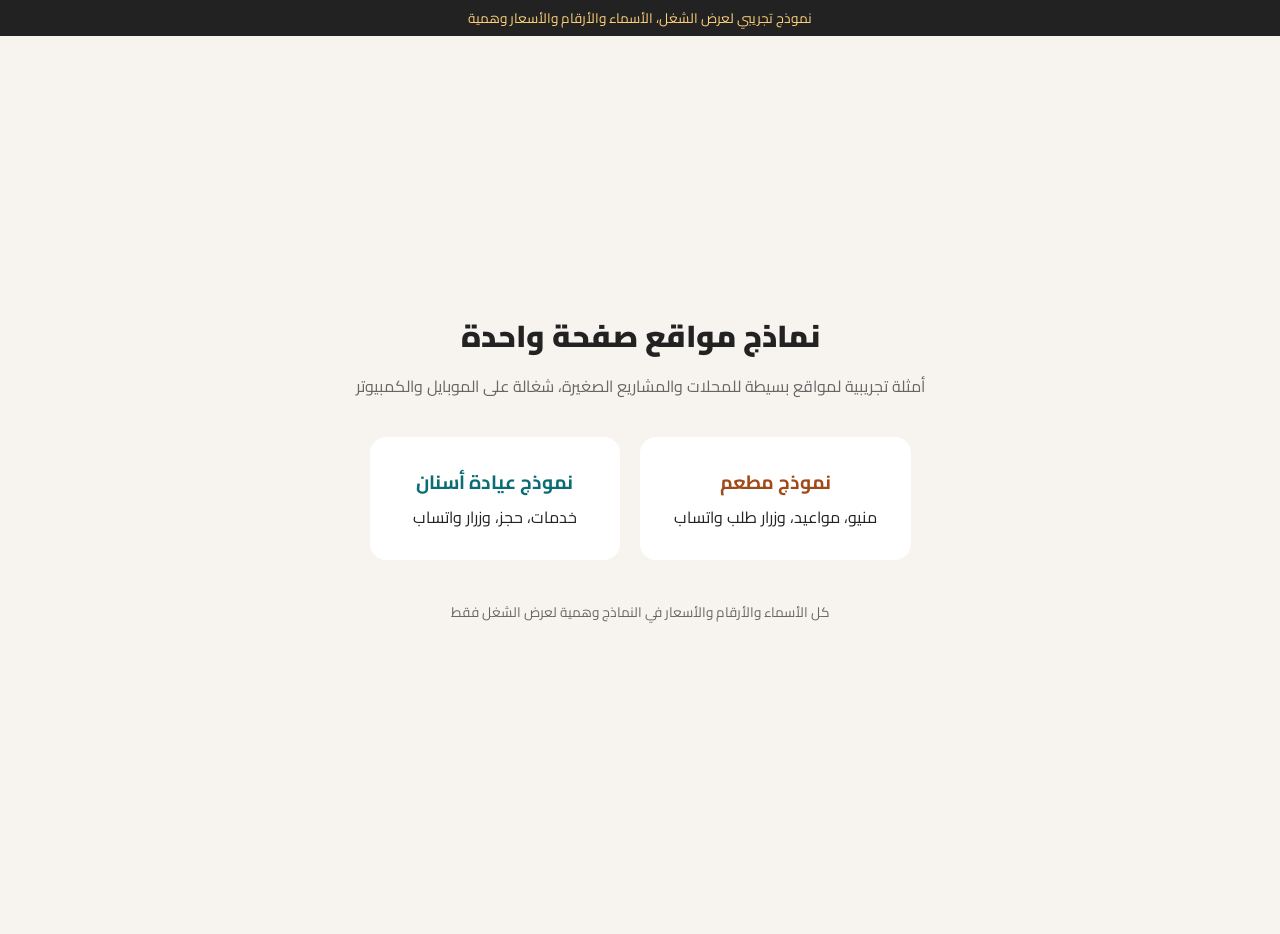
<file: index.html>
<!DOCTYPE html>
<html lang="ar" dir="rtl">
<head>
<meta charset="UTF-8">
<meta name="viewport" content="width=device-width, initial-scale=1.0">
<title>نماذج مواقع صفحة واحدة | Ahmed Thabet</title>
<meta name="description" content="أمثلة تجريبية لمواقع صفحة واحدة بالعربي للمحلات والمشاريع الصغيرة">
<meta name="theme-color" content="#f7f4ef">
<link rel="preconnect" href="https://fonts.googleapis.com">
<link rel="preconnect" href="https://fonts.gstatic.com" crossorigin>
<link href="https://fonts.googleapis.com/css2?family=Cairo:wght@400;600;700;900&display=swap" rel="stylesheet">
  <script type="module" crossorigin src="./assets/index-BbagNELb.js"></script>
  <link rel="modulepreload" crossorigin href="./assets/DemoBar-sVMY304c.js">
  <link rel="stylesheet" crossorigin href="./assets/DemoBar-BneP1E6_.css">
</head>
<body>
<div id="root"></div>
<noscript>الصفحة دي محتاجة جافاسكريبت عشان تشتغل.</noscript>
</body>
</html>
</file>
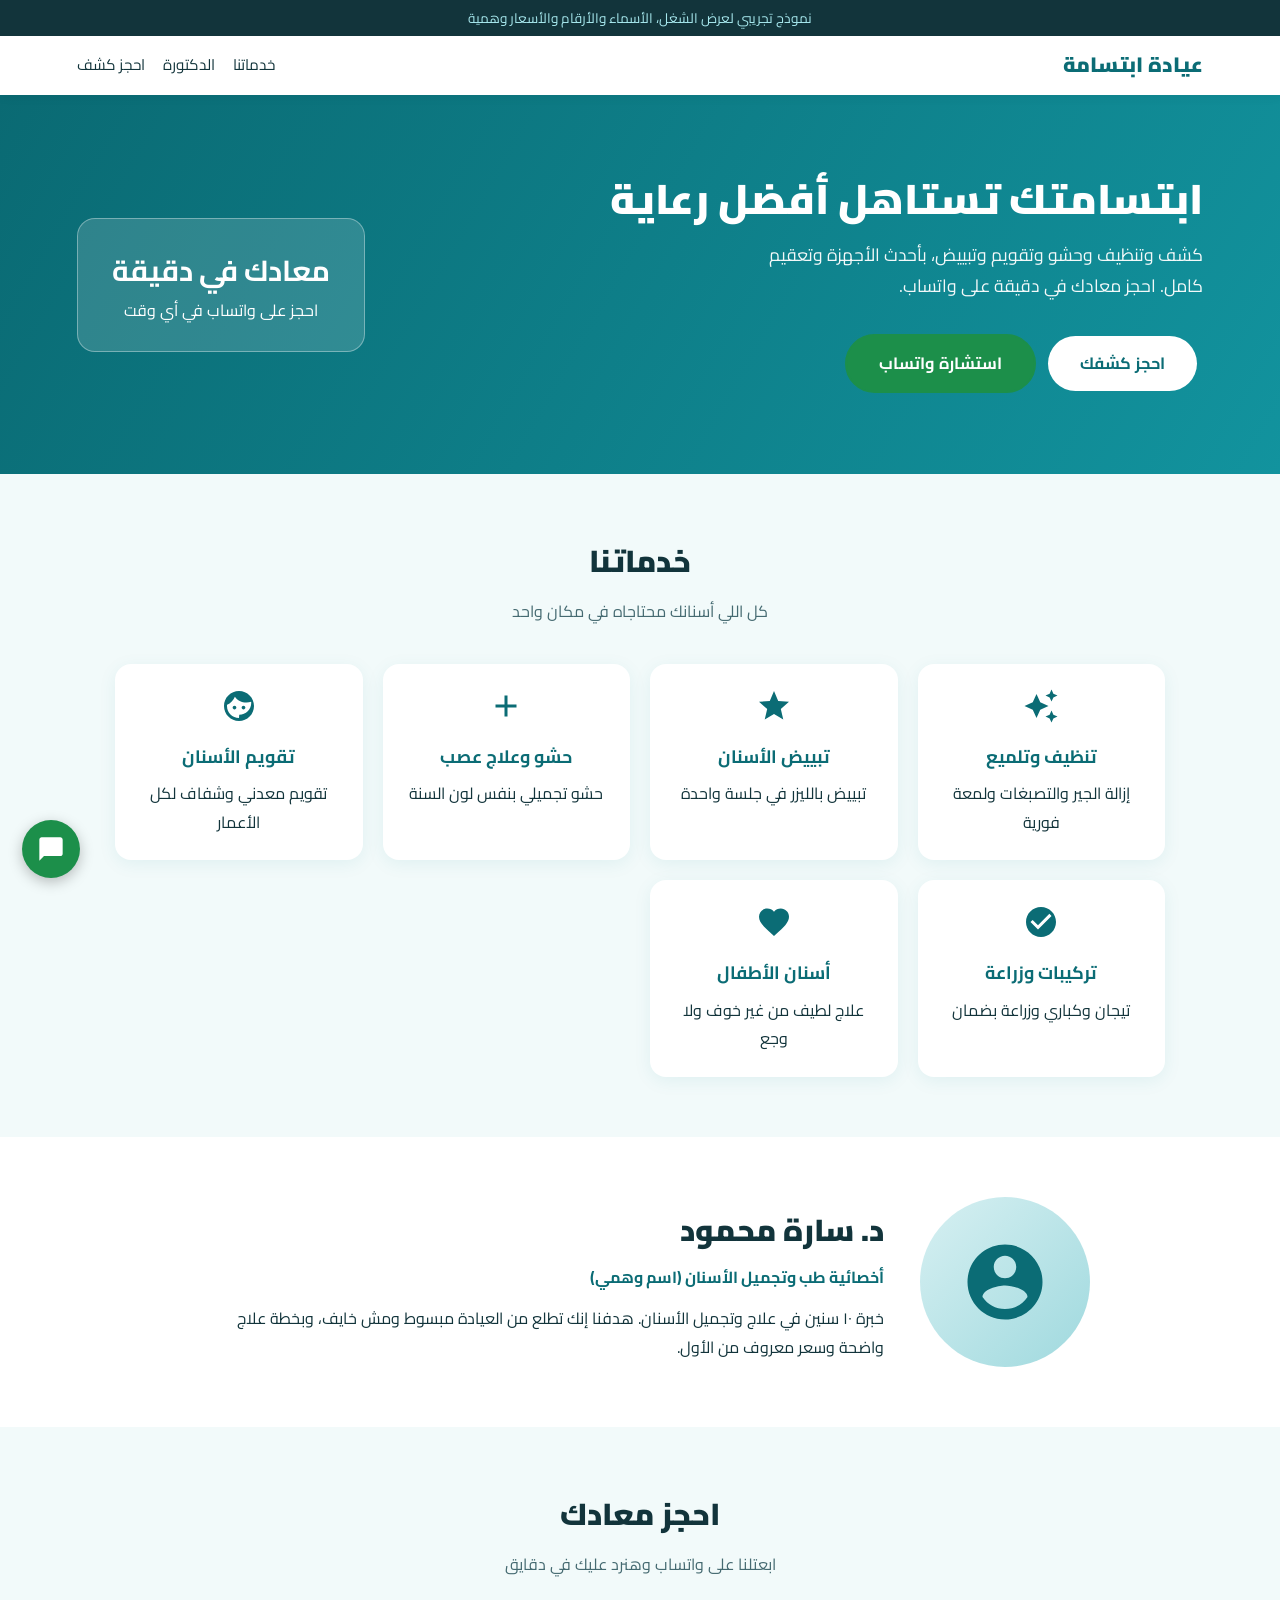
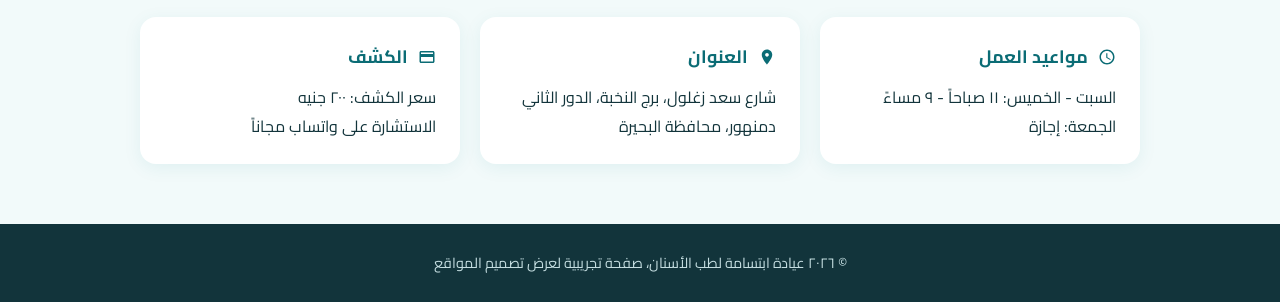
<file: eyada.html>
<!DOCTYPE html>
<html lang="ar" dir="rtl">
<head>
<meta charset="UTF-8">
<meta name="viewport" content="width=device-width, initial-scale=1.0">
<title>عيادة ابتسامة | طب وتجميل الأسنان (نموذج تجريبي)</title>
<meta name="description" content="نموذج تجريبي لصفحة عيادة أسنان بالعربي: خدمات وحجز واتساب">
<meta name="theme-color" content="#0e7c86">
<link rel="preconnect" href="https://fonts.googleapis.com">
<link rel="preconnect" href="https://fonts.gstatic.com" crossorigin>
<link href="https://fonts.googleapis.com/css2?family=Cairo:wght@400;600;700;900&display=swap" rel="stylesheet">
  <script type="module" crossorigin src="./assets/eyada-DgmdvxUy.js"></script>
  <link rel="modulepreload" crossorigin href="./assets/DemoBar-sVMY304c.js">
  <link rel="modulepreload" crossorigin href="./assets/SitePage-BLTvRJR5.js">
  <link rel="stylesheet" crossorigin href="./assets/DemoBar-BneP1E6_.css">
</head>
<body>
<div id="root"></div>
<noscript>الصفحة دي محتاجة جافاسكريبت عشان تشتغل.</noscript>
</body>
</html>
</file>
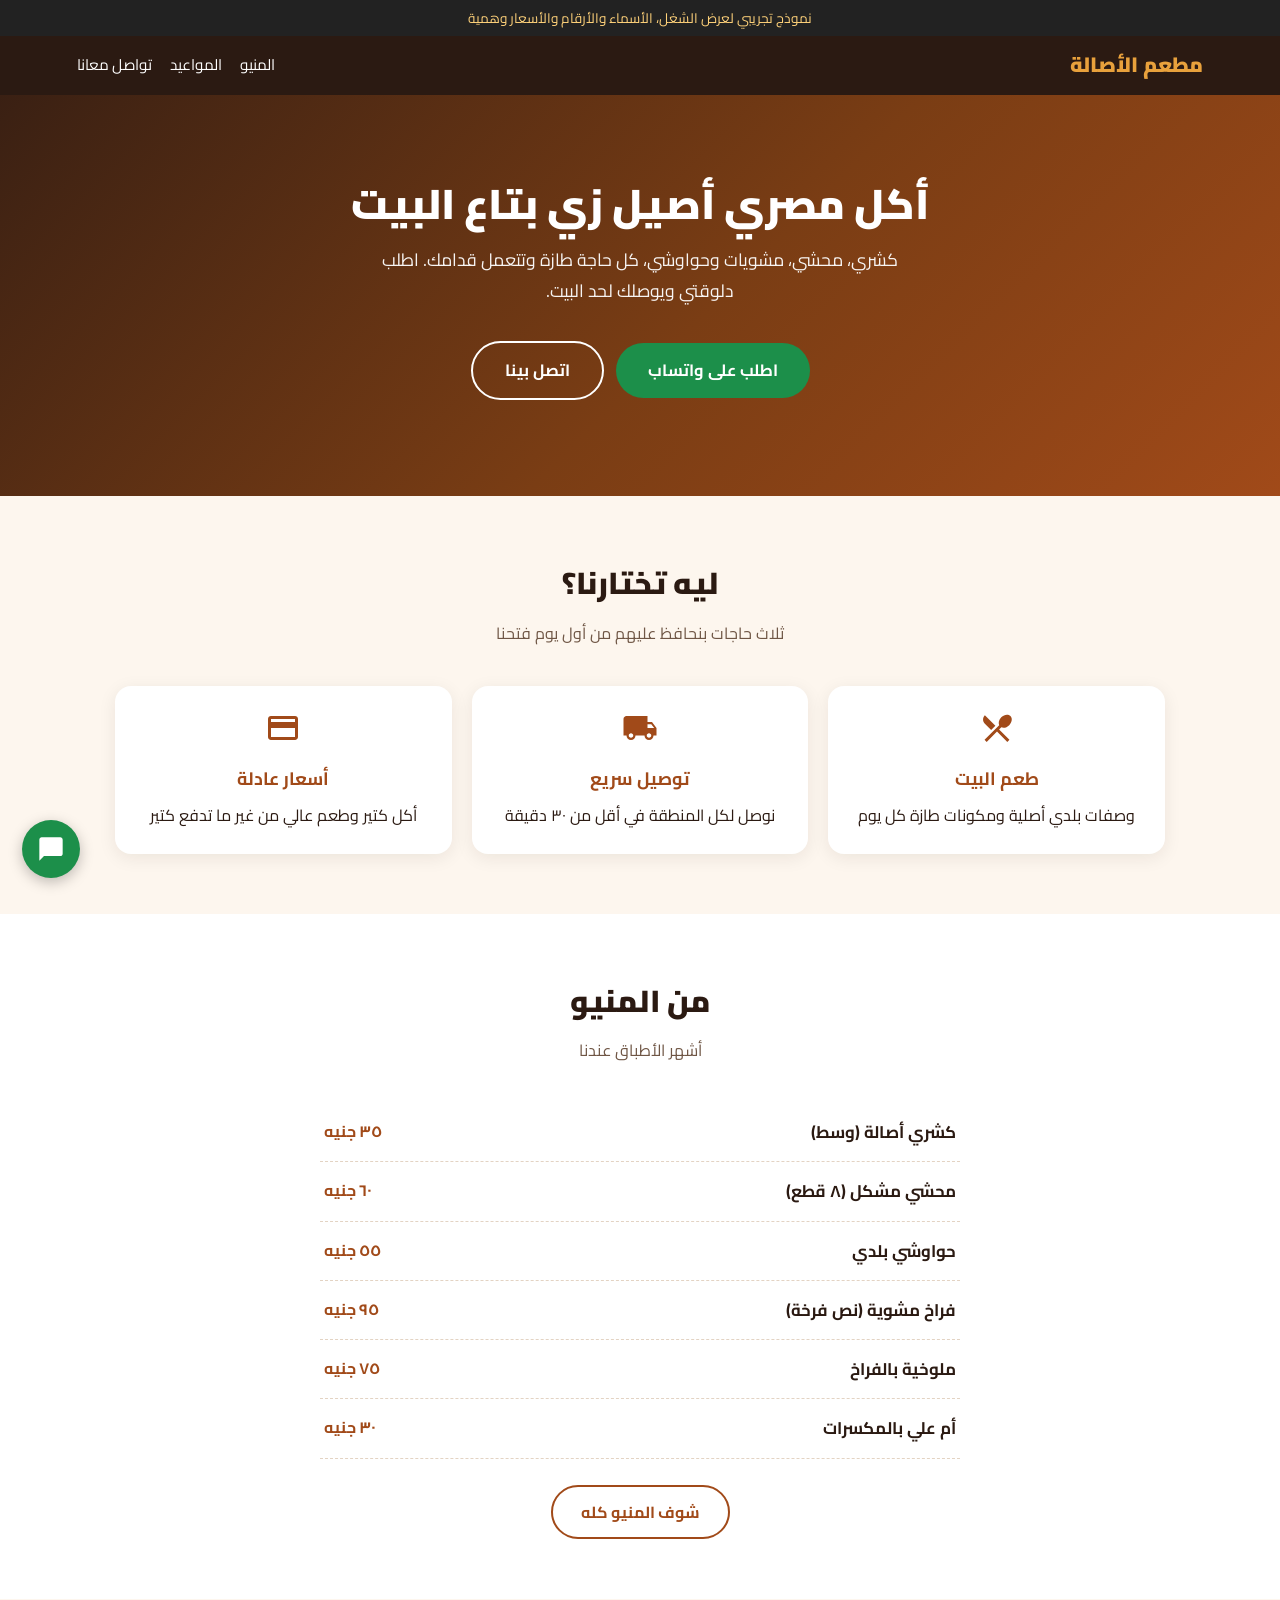
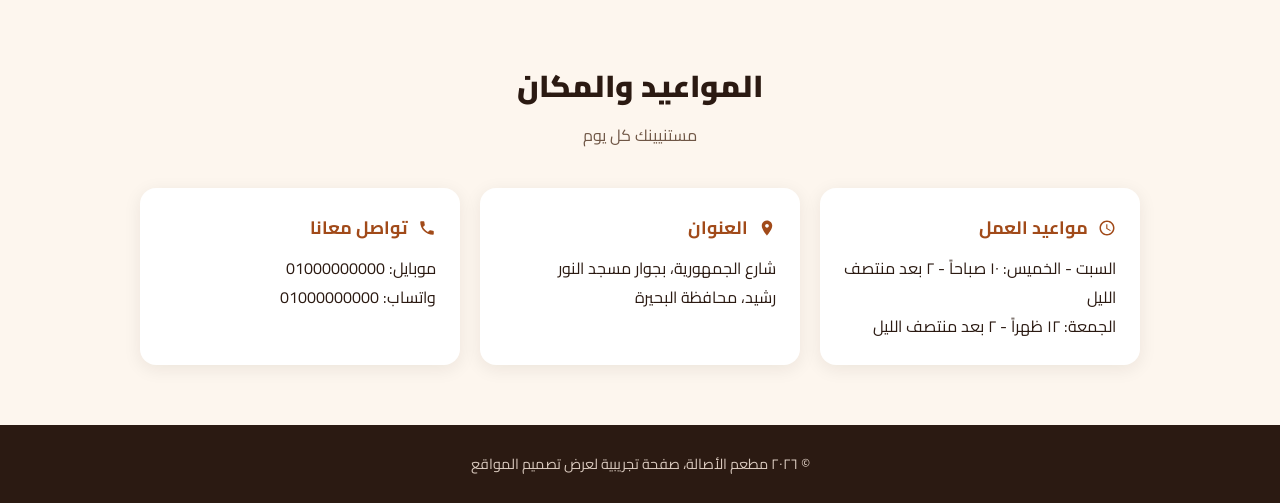
<file: mat3am.html>
<!DOCTYPE html>
<html lang="ar" dir="rtl">
<head>
<meta charset="UTF-8">
<meta name="viewport" content="width=device-width, initial-scale=1.0">
<title>مطعم الأصالة | أكل مصري أصيل (نموذج تجريبي)</title>
<meta name="description" content="نموذج تجريبي لصفحة مطعم بالعربي: منيو، مواعيد، وطلب واتساب">
<meta name="theme-color" content="#2b1a12">
<link rel="preconnect" href="https://fonts.googleapis.com">
<link rel="preconnect" href="https://fonts.gstatic.com" crossorigin>
<link href="https://fonts.googleapis.com/css2?family=Cairo:wght@400;600;700;900&display=swap" rel="stylesheet">
  <script type="module" crossorigin src="./assets/mat3am-TdqUJvTT.js"></script>
  <link rel="modulepreload" crossorigin href="./assets/DemoBar-sVMY304c.js">
  <link rel="modulepreload" crossorigin href="./assets/SitePage-BLTvRJR5.js">
  <link rel="stylesheet" crossorigin href="./assets/DemoBar-BneP1E6_.css">
</head>
<body>
<div id="root"></div>
<noscript>الصفحة دي محتاجة جافاسكريبت عشان تشتغل.</noscript>
</body>
</html>
</file>
<file: assets/DemoBar-BneP1E6_.css>
:root{--font:"Cairo",system-ui,-apple-system,"Segoe UI",Tahoma,sans-serif}*{box-sizing:border-box;margin:0;padding:0}html{scroll-behavior:smooth;scroll-padding-top:90px}body{font-family:var(--font);-webkit-text-size-adjust:100%;padding-top:34px;line-height:1.8}a{color:inherit}:focus-visible{outline-offset:3px;outline:3px solid #f5b400}.skip{color:#000;z-index:200;background:#fff;border-radius:8px;padding:8px 14px;position:absolute;top:-60px;right:10px}.skip:focus{top:40px}.demo-bar{z-index:99;text-align:center;background:var(--bar-bg);color:var(--bar-fg);padding:6px 10px;font-size:.85rem;position:fixed;top:0;left:0;right:0}.theme-restaurant{--main:#a14a19;--dark:#2b1a12;--bg:#fdf6ee;--accent:#e8a13c;--muted:#6f5645;--bar-bg:#222;--bar-fg:#ffd27a;--header-bg:#2b1a12;--header-fg:#fff;--header-hover:#e8a13c;--logo:#e8a13c;--hero:linear-gradient(135deg,#3a2013,#7a3d14 55%,#a14a19);--btn1-bg:#1c8f4a;--btn1-fg:#fff;--shadow:#2b1a1214;--footer-fg:#d8c8bd}.theme-clinic{--main:#0b6c75;--dark:#12343b;--bg:#f2fafa;--accent:#0b6c75;--muted:#456a71;--bar-bg:#12343b;--bar-fg:#a7e8ee;--header-bg:#fff;--header-fg:#12343b;--header-hover:#0b6c75;--logo:#0b6c75;--hero:linear-gradient(120deg,#0a6a73,#12939e);--btn1-bg:#fff;--btn1-fg:#0b6c75;--shadow:#0e7c8614;--footer-fg:#c4dde0}.site{background:var(--bg);color:var(--dark);min-height:100vh}.site-header{z-index:10;background:var(--header-bg);color:var(--header-fg);flex-wrap:wrap;justify-content:space-between;align-items:center;gap:6px 18px;padding:12px 6%;display:flex;position:sticky;top:34px}.theme-clinic .site-header{box-shadow:0 2px 10px #0000000f}.logo{color:var(--logo);font-size:1.3rem;font-weight:900}.site-header nav{gap:18px;display:flex}.site-header nav a{color:var(--header-fg);padding:4px 0;font-size:.95rem;text-decoration:none}.site-header nav a:hover{color:var(--header-hover)}.hero{background:var(--hero);color:#fff;text-align:center;padding:80px 6% 90px}.hero-split{text-align:right;flex-wrap:wrap;align-items:center;gap:40px;padding:75px 6%;display:flex}.hero-text{flex:1;min-width:280px}.hero h1{margin-bottom:10px;font-size:clamp(1.8rem,5vw,2.6rem);font-weight:900;line-height:1.4}.hero p{opacity:.95;max-width:560px;margin:0 auto 28px;font-size:1.1rem}.hero-split p{max-width:480px;margin:0 0 26px}.btns a{border-radius:50px;margin:6px;padding:13px 32px;font-size:1.02rem;font-weight:700;text-decoration:none;transition:transform .15s;display:inline-block}.btns a:hover{transform:translateY(-2px)}.btn-primary{background:var(--btn1-bg);color:var(--btn1-fg)}.btn-secondary{color:#fff;border:2px solid #fff}.theme-clinic .btn-secondary{background:#1c8f4a;border-color:#1c8f4a}.badge{text-align:center;background:#ffffff26;border:1px solid #ffffff59;border-radius:18px;padding:26px 34px}.badge b{font-size:1.8rem;display:block}section{padding:60px 6%}h2{text-align:center;margin-bottom:8px;font-size:1.9rem;font-weight:900}.sub{text-align:center;color:var(--muted);margin-bottom:38px}.cards{grid-template-columns:repeat(auto-fit,minmax(220px,1fr));gap:20px;max-width:1050px;margin:0 auto;display:grid}.card{text-align:center;box-shadow:0 4px 18px var(--shadow);background:#fff;border-radius:16px;padding:24px}.card .icon{color:var(--main);margin-bottom:8px}.card h3{color:var(--main);margin-bottom:6px;font-size:1.12rem}.info{grid-template-columns:repeat(auto-fit,minmax(250px,1fr));gap:20px;max-width:1000px;margin:0 auto;display:grid}.info-card{text-align:right}.info-card h3{margin-bottom:10px}.inline-icon{vertical-align:-3px;margin-left:6px}.menu{background:#fff}.dishes{max-width:640px;margin:0 auto;list-style:none}.dish{border-bottom:1px dashed #e3d3c3;justify-content:space-between;gap:12px;padding:14px 4px;display:flex}.dish b{font-size:1.05rem}.dish span{color:var(--main);white-space:nowrap;font-weight:700}.center{text-align:center;margin-top:26px}.toggle{font-family:var(--font);color:var(--main);border:2px solid var(--main);cursor:pointer;background:0 0;border-radius:50px;padding:10px 28px;font-size:1rem;font-weight:700}.toggle:hover{background:var(--main);color:#fff}.doc{background:#fff}.doc .wrap{flex-wrap:wrap;align-items:center;gap:36px;max-width:900px;margin:0 auto;display:flex}.avatar{width:170px;height:170px;color:var(--main);background:linear-gradient(135deg,#d7f0f2,#9fd9de);border-radius:50%;flex-shrink:0;justify-content:center;align-items:center;display:flex}.doc .text{flex:1;min-width:260px}.doc h2{text-align:right;margin-bottom:6px}.doc .title{color:var(--main);margin-bottom:12px;font-weight:700}footer{background:var(--dark);color:var(--footer-fg);text-align:center;padding:26px;font-size:.9rem}.wa-float{color:#fff;background:#1c8f4a;border-radius:50%;justify-content:center;align-items:center;width:58px;height:58px;display:flex;position:fixed;bottom:22px;left:22px;box-shadow:0 4px 14px #00000040}.index{color:#222;--bar-bg:#222;--bar-fg:#ffd27a;background:#f7f4ef;min-height:100vh}.index-main{flex-direction:column;justify-content:center;align-items:center;min-height:calc(100vh - 34px);padding:60px 6%;display:flex}.index h1{text-align:center;margin-bottom:8px;font-size:1.9rem;font-weight:900}.index .sub{color:#666;margin-bottom:36px}.index-cards{flex-wrap:wrap;justify-content:center;gap:20px;display:flex}.index a.card{color:#222;--main:#a14a19;min-width:250px;padding:28px 34px;text-decoration:none;transition:transform .15s;display:block}.index a.card.clinic{--main:#0b6c75}.index a.card b{color:var(--main);margin-bottom:4px;font-size:1.2rem;display:block}.index a.card:hover{transform:translateY(-4px)}.note{color:#666;text-align:center;margin-top:40px;font-size:.85rem}@media (width<=520px){.site-header{justify-content:center}section{padding:48px 5%}.hero{padding:56px 5% 64px}}@media (prefers-reduced-motion:reduce){html{scroll-behavior:auto}*{transition:none!important}}
</file>
